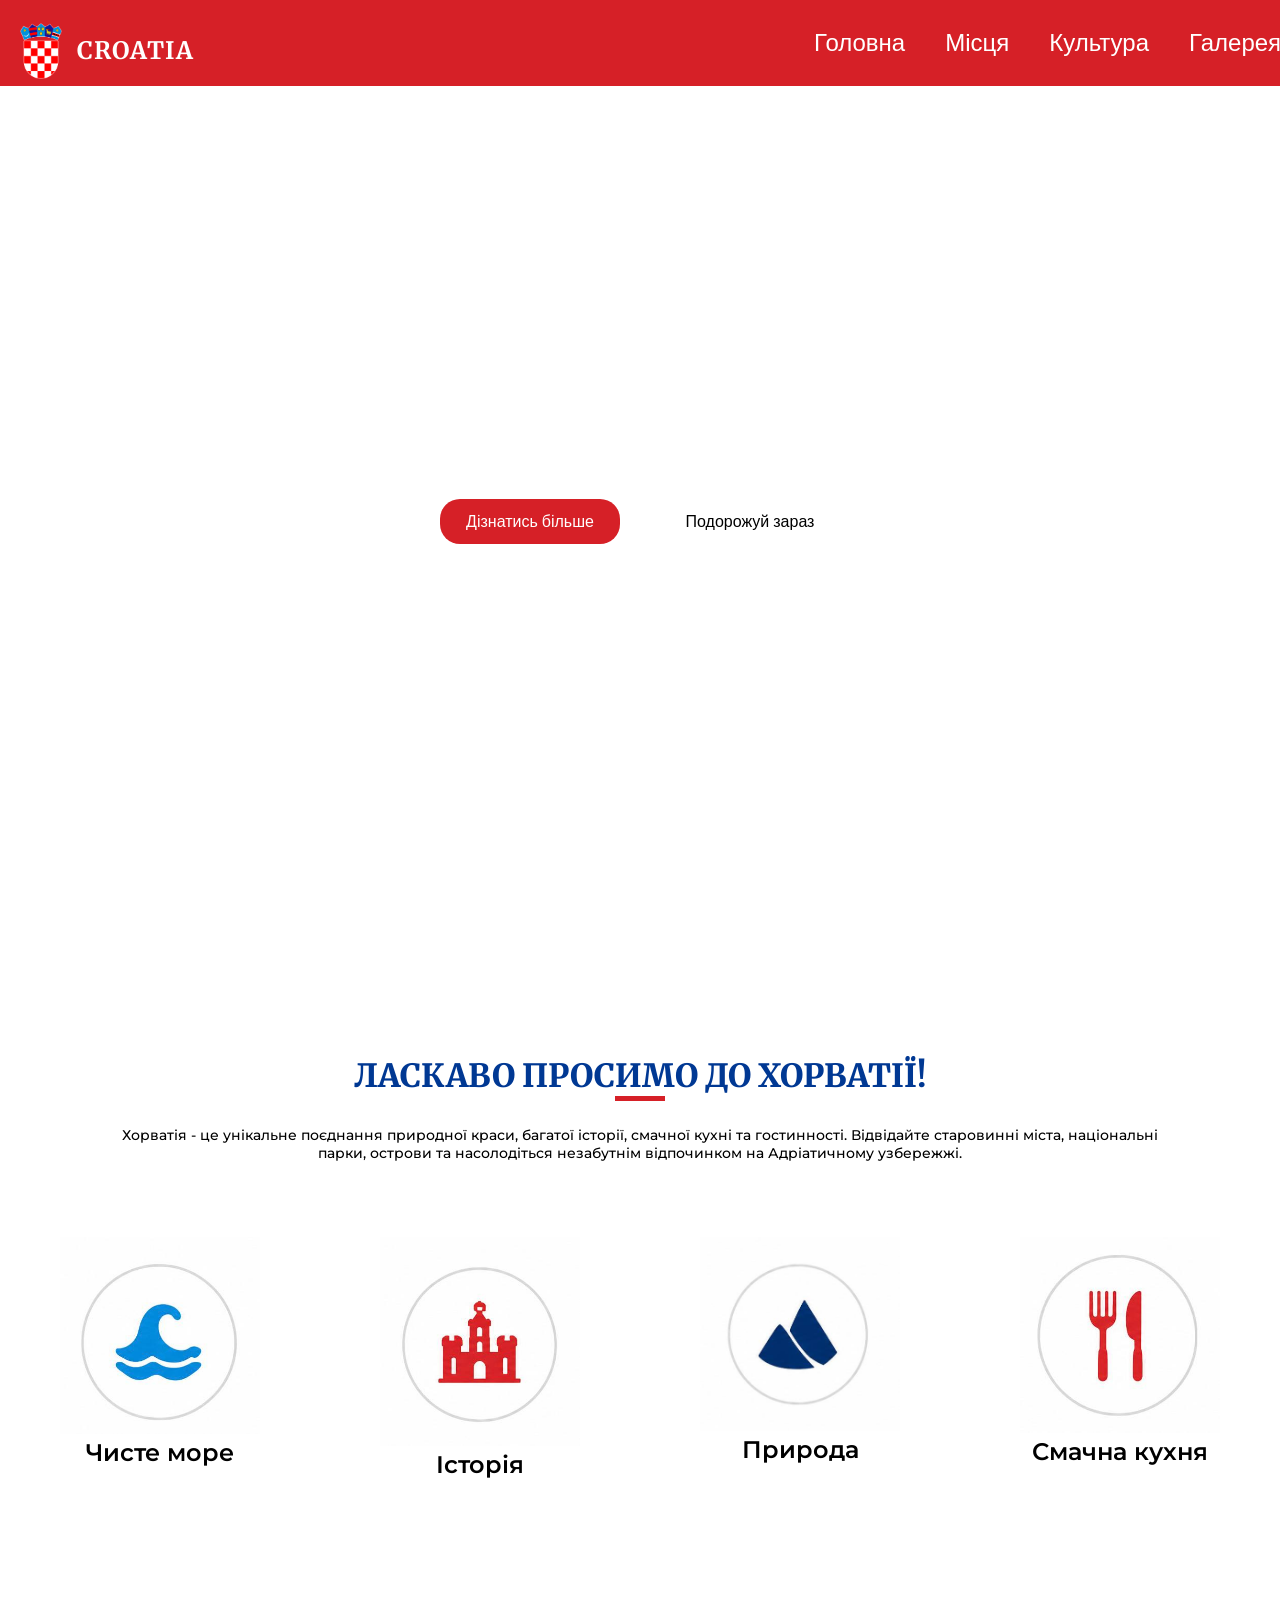
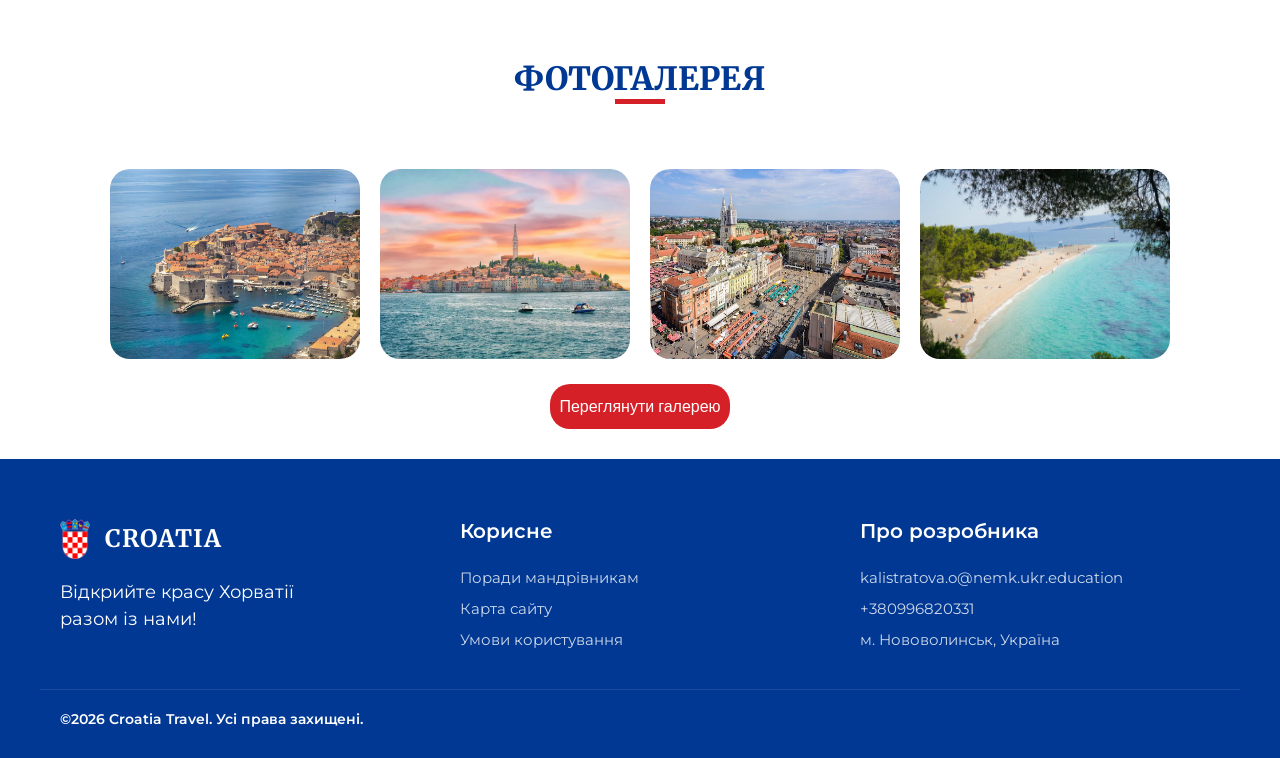
<file: Croatia site/index.html>
<!doctype html>
<html lang="uk">
  <head>
    <meta charset="UTF-8" />
    <meta name="viewport" content="width=device-width, initial-scale=1.0" />
    <title>Croatia</title>
    <link rel="stylesheet" href="styles.css" />

    <!--це шрифти!!!-->
    <link rel="preconnect" href="https://fonts.googleapis.com" />
    <link rel="preconnect" href="https://fonts.gstatic.com" crossorigin />
    <link
      href="https://fonts.googleapis.com/css2?family=Merriweather:wght@300;400;700&display=swap"
      rel="stylesheet"
    />
    <link rel="preconnect" href="https://fonts.googleapis.com" />
    <link rel="preconnect" href="https://fonts.gstatic.com" crossorigin />
    <link
      href="https://fonts.googleapis.com/css2?family=Poppins:wght@100;200;300;400;500;600;700;800;900&display=swap"
      rel="stylesheet"
    />
    <link rel="preconnect" href="https://fonts.googleapis.com" />
    <link rel="preconnect" href="https://fonts.gstatic.com" crossorigin />
    <link
      href="https://fonts.googleapis.com/css2?family=Montserrat:wght@100..900&display=swap"
      rel="stylesheet"
    />
  </head>
  <body>
    <header>
      <div class="logo-wrapper">
      <img class="logo" src="img/herb.jpg" />
      <h4 class="logo-text">CROATIA</h4>
      </div>

      <nav class="navbar">
        <ul>
          <li><a href="main.html">Головна</a></li>
          <li><a href="places.html">Місця</a></li>
          <li><a href="coulture.html">Культура</a></li>
          <li><a href="gallery.html">Галерея</a></li>
        </ul>
      </nav>
    </header>

    <main>
      <section class="f-main">
        <h1>ХОРВАТІЯ</h1>
        <h4>Перлина Адріатики</h4>
        <p class="main-p">
          Країна тисячі островів, кришталево чистого моря, давньої історії та
          неймовірної природи.
        </p>

        <div class="button">
          <a class="btn1" href="places.html">Дізнатись більше</a>
          <a class="btn2" href="gallery.html">Подорожуй зараз</a>
        </div>
      </section>

      <section class="s-main">
        <h2>ЛАСКАВО ПРОСИМО ДО ХОРВАТІЇ!</h2>
        <div class="align"></div>
        <p class="croatia-text">
          Хорватія - це унікальне поєднання природної краси, багатої історії,
          смачної кухні та гостинності. Відвідайте старовинні міста, національні
          парки, острови та насолодіться незабутнім відпочинком на Адріатичному
          узбережжі.
        </p>

        <div class="icon-container">
          <div class="icon-text">
            <img class="icon" src="img/icon.jpg" />
            <p class="icon-p">Чисте море</p>
          </div>

          <div class="icon-text">
            <img class="icon" src="img/icon2.jpg" />
            <p class="icon-p">Історія</p>
          </div>

          <div class="icon-text">
            <img class="icon" src="img/icon3.jpg" />
            <p class="icon-p">Природа</p>
          </div>

          <div class="icon-text">
            <img class="icon" src="img/icon4.jpg" />
            <p class="icon-p">Смачна кухня</p>
          </div>
        </div>
      </section>

      <section class="t-main">
        <h2>ФОТОГАЛЕРЕЯ</h2>
        <div class="align"></div>

        <div class="photo-container">
          <img class="galphoto" src="img/gallerymain.jpg" />
          <img class="galphoto" src="img/gallerymain2.jpg" />
          <img class="galphoto" src="img/gallerymain3.jpg" />
          <img class="galphoto" src="img/gallerymain4.jpg" />
        </div>

        <a class="btn3" href="gallery.html">Переглянути галерею</a>
      </section>
    </main>

    <footer class="site-footer">
    <div class="footer-container">
        
        <div class="footer-column">
            <div class="footer-logo">
                <img src="img/herb.jpg" alt="Croatia Logo">
                <h2 class="logo-text">CROATIA</h2>
            </div>
            <p class="footer-slogan">Відкрийте красу Хорватії разом із нами!</p>
        </div>

        <div class="footer-column">
            <h3 class="footer-heading">Корисне</h3>
            <ul class="footer-links">
                <li><a href="#">Поради мандрівникам</a></li>
                <li><a href="#">Карта сайту</a></li>
                <li><a href="#">Умови користування</a></li>
            </ul>
        </div>

        <div class="footer-column">
            <h3 class="footer-heading">Про розробника</h3>
            <ul class="footer-contacts">
                <li><a href="mailto:kalistratova.o@nemk.ukr.education">kalistratova.o@nemk.ukr.education</a></li>
                <li><a href="tel:+380996820331">+380996820331</a></li>
                <li>м. Нововолинськ, Україна</li>
            </ul>
        </div>

    </div>

    <div class="footer-bottom">
        <p>©2026 Croatia Travel. Усі права захищені.</p>
    </div>
</footer>
  </body>
</html>
</file>
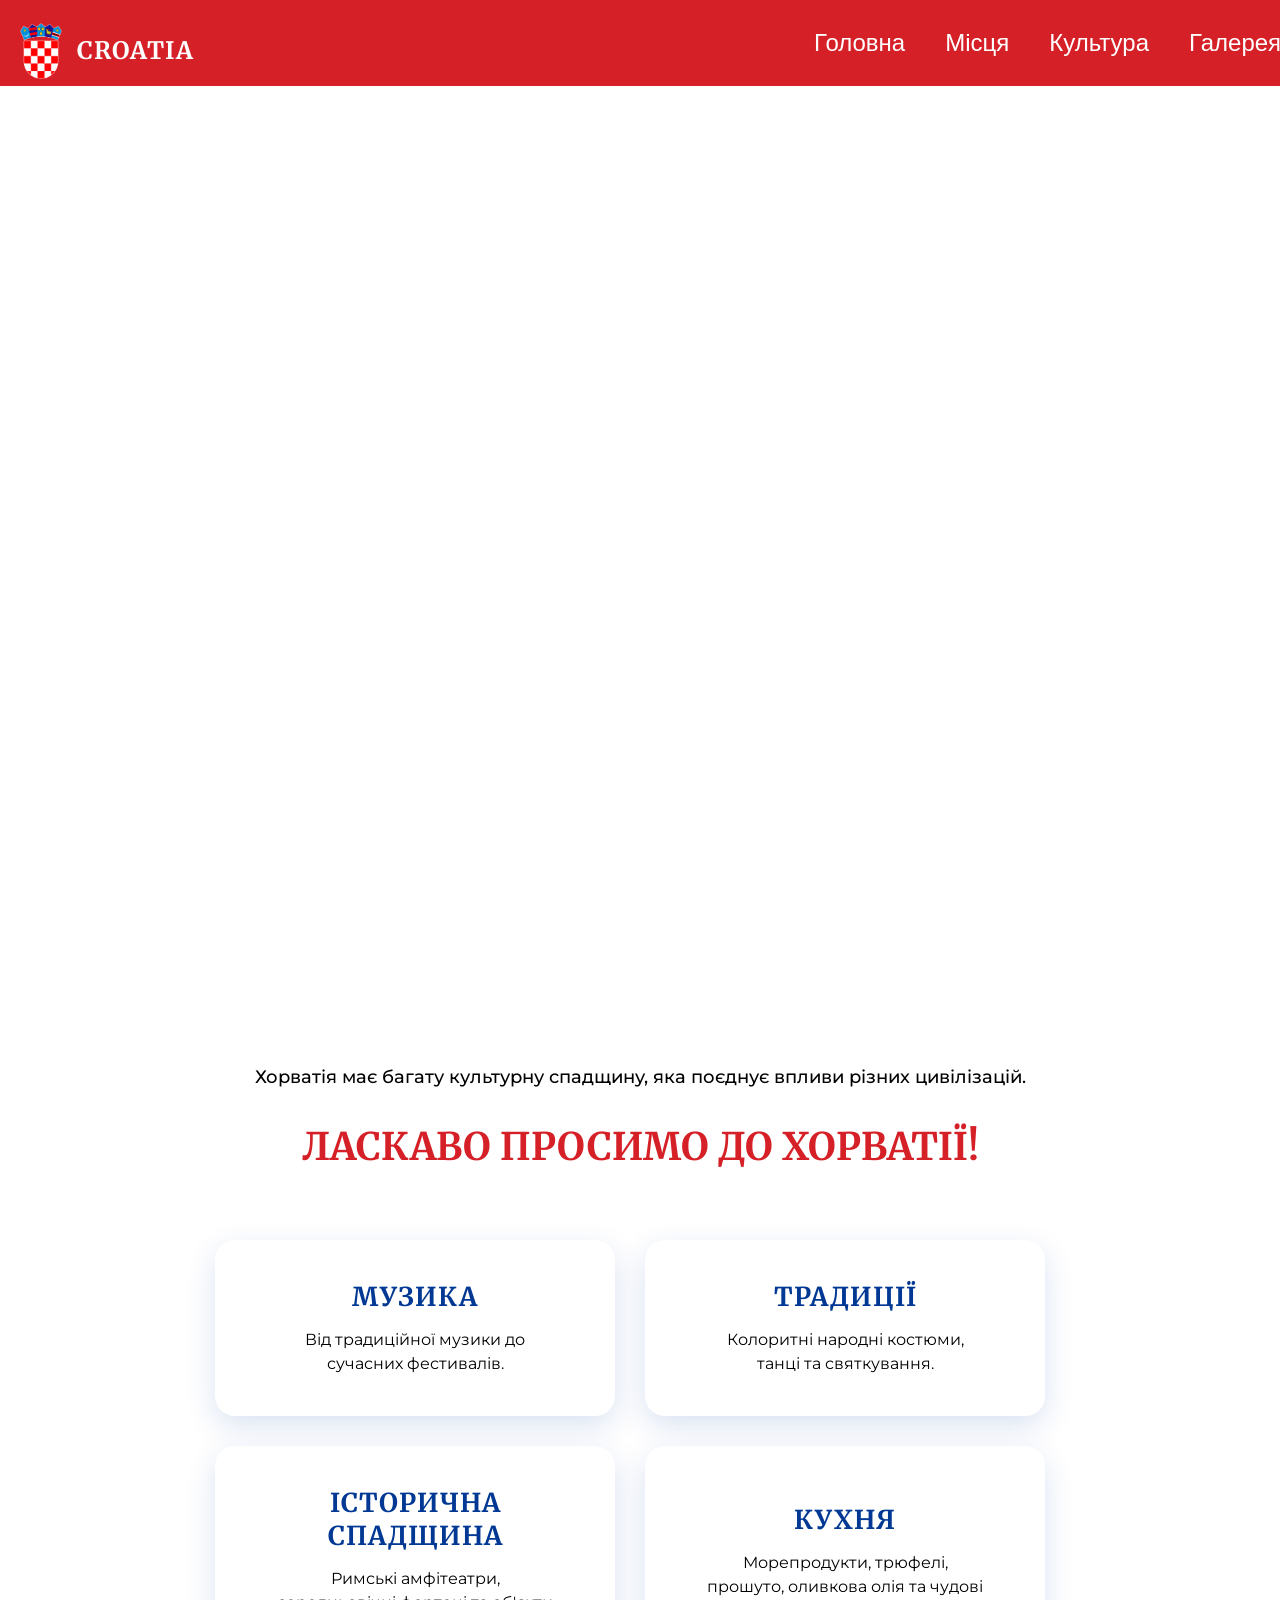
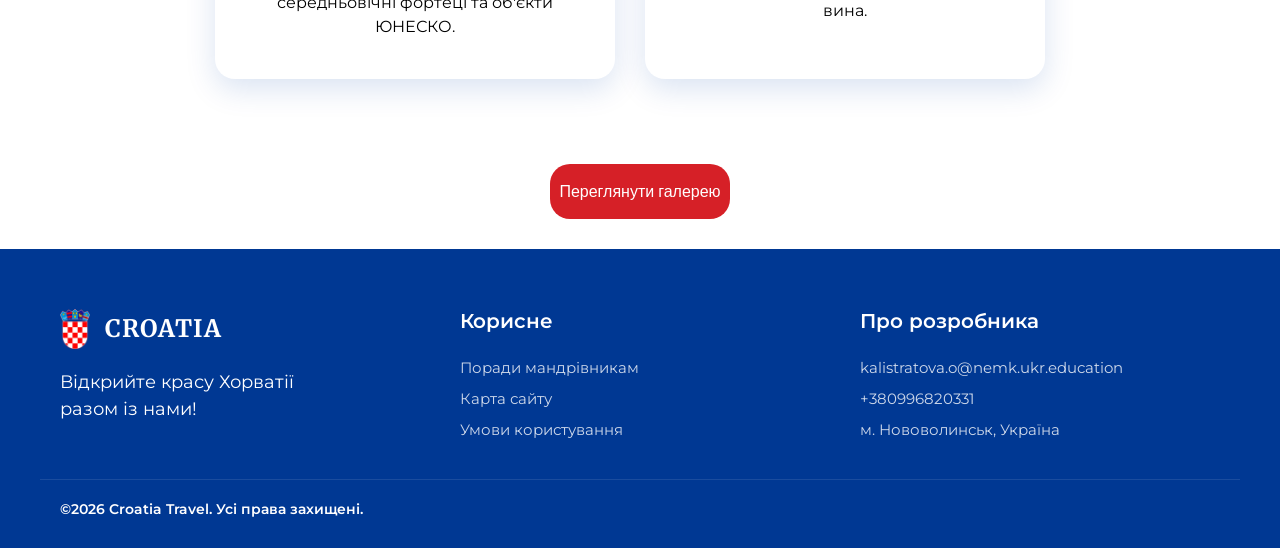
<file: Croatia site/coulture.html>
<!DOCTYPE html>
<html lang="uk">
<head>
    <meta charset="UTF-8">
    <meta name="viewport" content="width=device-width, initial-scale=1.0">
    <title>Croatia</title>
    <link rel="stylesheet" href="styles.css">

     <!--це шрифти!!!-->
    <link rel="preconnect" href="https://fonts.googleapis.com" />
    <link rel="preconnect" href="https://fonts.gstatic.com" crossorigin />
    <link
      href="https://fonts.googleapis.com/css2?family=Merriweather:wght@300;400;700&display=swap"
      rel="stylesheet"
    />
    <link rel="preconnect" href="https://fonts.googleapis.com" />
    <link rel="preconnect" href="https://fonts.gstatic.com" crossorigin />
    <link
      href="https://fonts.googleapis.com/css2?family=Poppins:wght@100;200;300;400;500;600;700;800;900&display=swap"
      rel="stylesheet"
    />
    <link rel="preconnect" href="https://fonts.googleapis.com" />
    <link rel="preconnect" href="https://fonts.gstatic.com" crossorigin />
    <link
      href="https://fonts.googleapis.com/css2?family=Montserrat:wght@100..900&display=swap"
      rel="stylesheet"/>
</head>
<body>
    <header>
      <div class="logo-wrapper">
      <img class="logo" src="img/herb.jpg" />
      <h4 class="logo-text">CROATIA</h4>
      </div>

      <nav class="navbar">
        <ul>
          <li><a href="main.html">Головна</a></li>
          <li><a href="places.html">Місця</a></li>
          <li><a href="coulture.html">Культура</a></li>
          <li><a href="gallery.html">Галерея</a></li>
        </ul>
      </nav>
    </header>

    <main>
        <section class="f-ssubmain">
            <h2 class="first">КУЛЬТУРА ХОРВАТІЇ</h2>
        </section>

        <section class="s-ssubmain">
            <p class="submain-p">Хорватія має багату культурну спадщину, яка 
поєднує впливи різних цивілізацій.</p>
        <h1 class="ssubmain-h">ЛАСКАВО ПРОСИМО ДО ХОРВАТІЇ!</h1>
        </section>

        <section class="culture-section">
    <div class="culture-grid">
        
        <div class="culture-card">
            <h3 class="culture-h">МУЗИКА</h3>
            <p class="culture-p">Від традиційної музики до сучасних фестивалів.</p>
        </div>

        <div class="culture-card">
            <h3 class="culture-h">ТРАДИЦІЇ</h3>
            <p class="culture-p">Колоритні народні костюми, танці та святкування.</p>
        </div>

        <div class="culture-card">
            <h3 class="culture-h">ІСТОРИЧНА СПАДЩИНА</h3>
            <p class="culture-p">Римські амфітеатри, середньовічні фортеці та об'єкти ЮНЕСКО.</p>
        </div>

        <div class="culture-card">
            <h3 class="culture-h">КУХНЯ</h3>
            <p class="culture-p">Морепродукти, трюфелі, прошуто, оливкова олія та чудові вина.</p>
        </div>

    </div>
</section>

        <a class="btn4" href="gallery.html">Переглянути галерею</a>
    </main>

      <footer class="site-footer">
    <div class="footer-container">
        
        <div class="footer-column">
            <div class="footer-logo">
                <img src="img/herb.jpg" alt="Croatia Logo">
                <h2 class="logo-text">CROATIA</h2>
            </div>
            <p class="footer-slogan">Відкрийте красу Хорватії разом із нами!</p>
        </div>

        <div class="footer-column">
            <h3 class="footer-heading">Корисне</h3>
            <ul class="footer-links">
                <li><a href="#">Поради мандрівникам</a></li>
                <li><a href="#">Карта сайту</a></li>
                <li><a href="#">Умови користування</a></li>
            </ul>
        </div>

        <div class="footer-column">
            <h3 class="footer-heading">Про розробника</h3>
            <ul class="footer-contacts">
                <li><a href="mailto:kalistratova.o@nemk.ukr.education">kalistratova.o@nemk.ukr.education</a></li>
                <li><a href="tel:+380996820331">+380996820331</a></li>
                <li>м. Нововолинськ, Україна</li>
            </ul>
        </div>

    </div>

    <div class="footer-bottom">
        <p>©2026 Croatia Travel. Усі права захищені.</p>
    </div>
</footer>
    
</body>
</html>
</file>
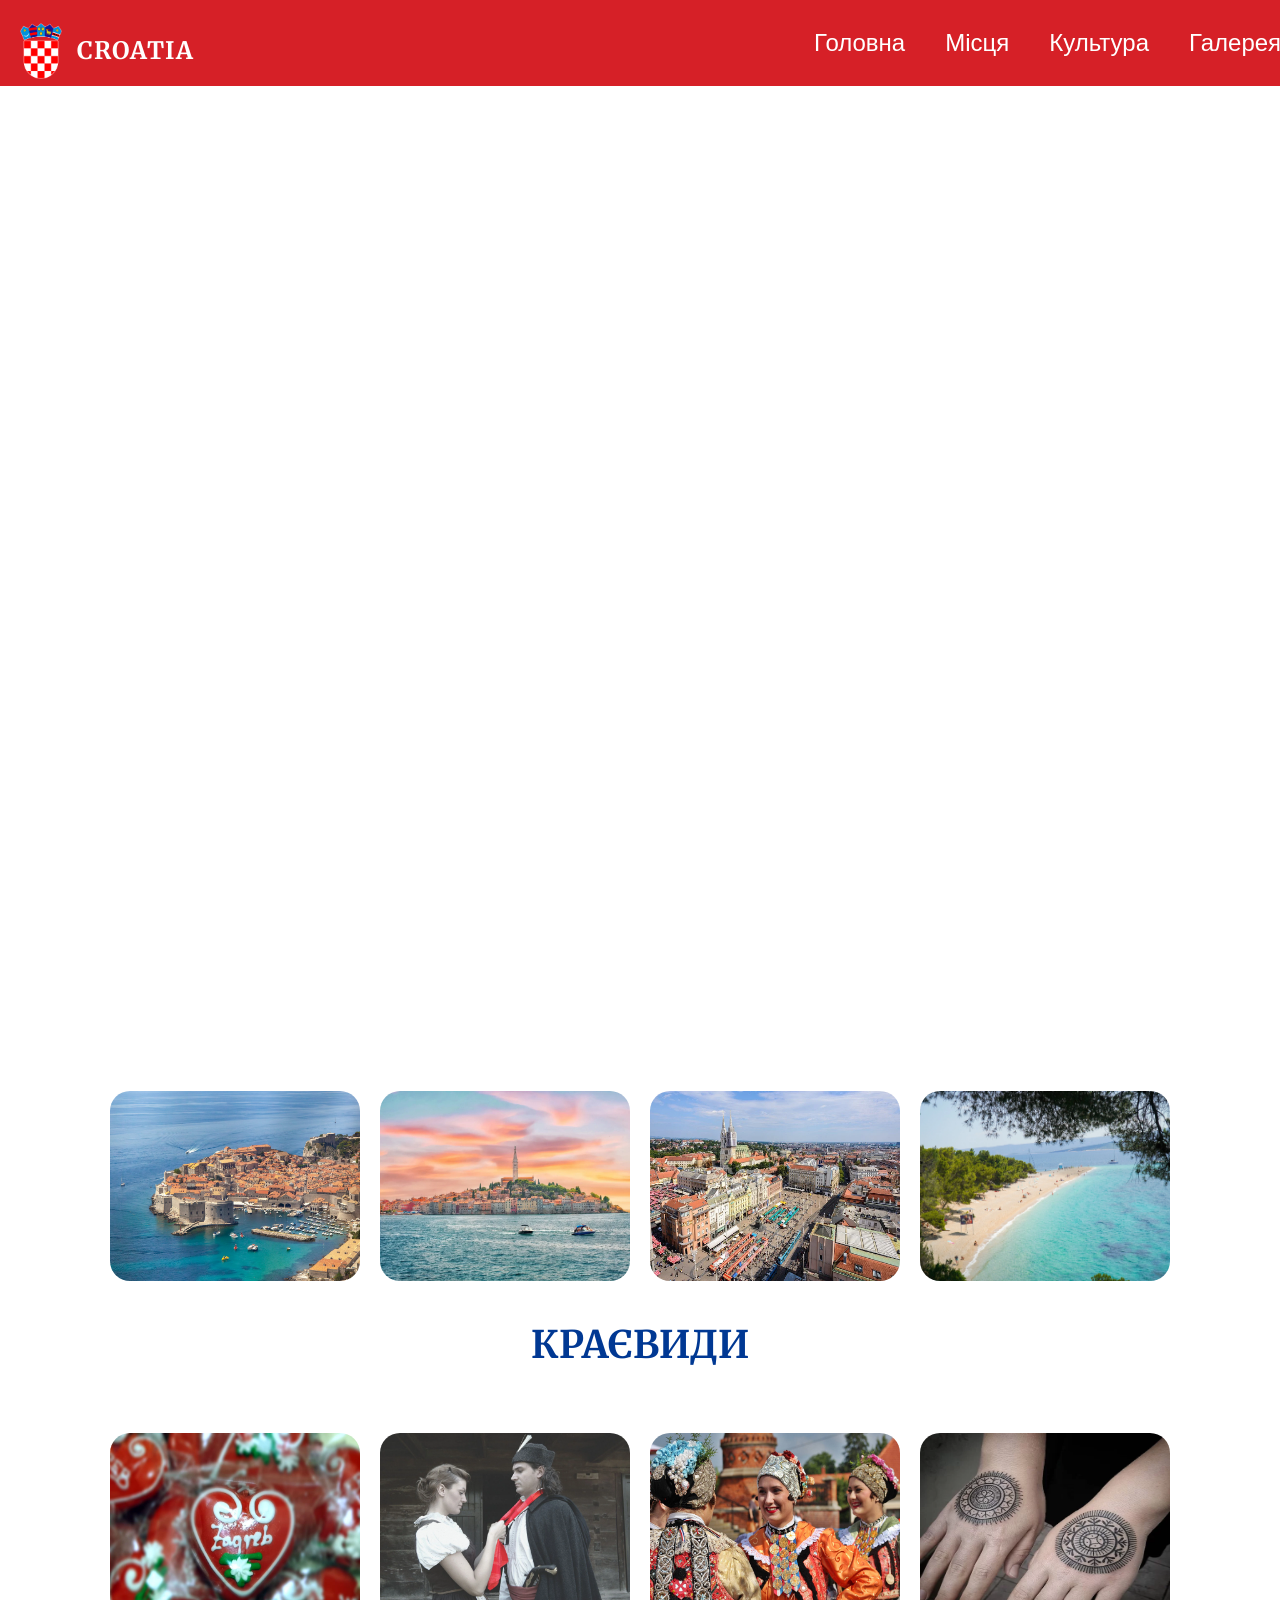
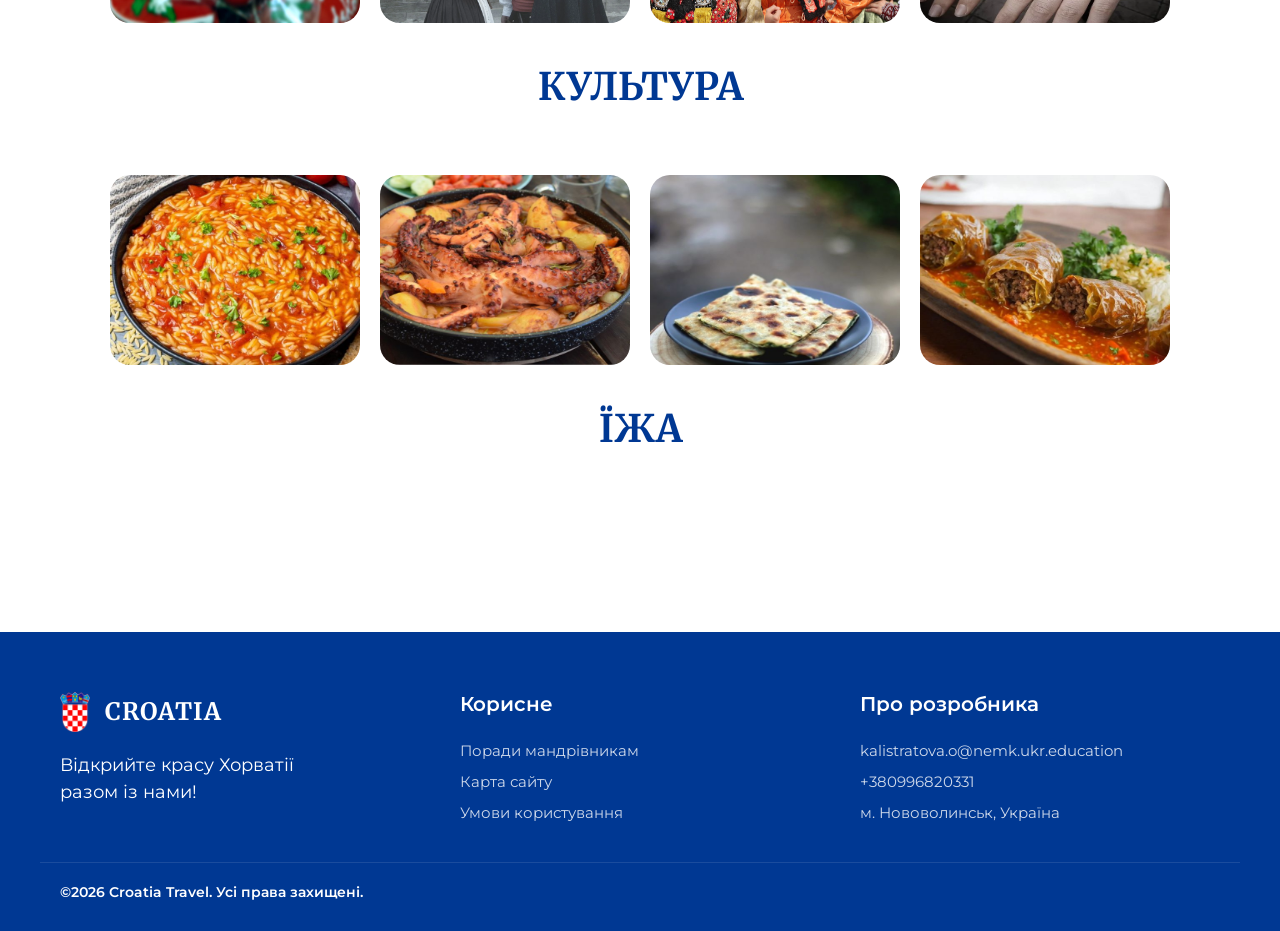
<file: Croatia site/gallery.html>
<!DOCTYPE html>
<html lang="uk">
<head>
    <meta charset="UTF-8">
    <meta name="viewport" content="width=device-width, initial-scale=1.0">
    <title>Croatia</title>
    <link rel="stylesheet" href="styles.css">

     <!--це шрифти!!!-->
    <link rel="preconnect" href="https://fonts.googleapis.com" />
    <link rel="preconnect" href="https://fonts.gstatic.com" crossorigin />
    <link
      href="https://fonts.googleapis.com/css2?family=Merriweather:wght@300;400;700&display=swap"
      rel="stylesheet"
    />
    <link rel="preconnect" href="https://fonts.googleapis.com" />
    <link rel="preconnect" href="https://fonts.gstatic.com" crossorigin />
    <link
      href="https://fonts.googleapis.com/css2?family=Poppins:wght@100;200;300;400;500;600;700;800;900&display=swap"
      rel="stylesheet"
    />
    <link rel="preconnect" href="https://fonts.googleapis.com" />
    <link rel="preconnect" href="https://fonts.gstatic.com" crossorigin />
    <link
      href="https://fonts.googleapis.com/css2?family=Montserrat:wght@100..900&display=swap"
      rel="stylesheet"/>
</head>
<body>
     <header>
      <div class="logo-wrapper">
      <img class="logo" src="img/herb.jpg" />
      <h4 class="logo-text">CROATIA</h4>
      </div>

      <nav class="navbar">
        <ul>
          <li><a href="main.html">Головна</a></li>
          <li><a href="places.html">Місця</a></li>
          <li><a href="coulture.html">Культура</a></li>
          <li><a href="gallery.html">Галерея</a></li>
        </ul>
      </nav>
    </header>

    <main>
        <section class="f-tsubmain">
            <h2 class="first">ФОТОГАЛЕРЕЯ</h2>
        </section>

        <section class="s-tsubmain">
            <div class="photo-container">
          <img class="galphoto" src="img/gallerymain.jpg" />
          <img class="galphoto" src="img/gallerymain2.jpg" />
          <img class="galphoto" src="img/gallerymain3.jpg" />
          <img class="galphoto" src="img/gallerymain4.jpg" />
        </div>
        <h3 class="gallery-text">КРАЄВИДИ</h3>

        <div class="photo-container">
          <img class="galphoto" src="img/gallerycoulture.jpg" />
          <img class="galphoto" src="img/gallerycoulture2.jpg" />
          <img class="galphoto" src="img/gallerycoulture3.jpg" />
          <img class="galphoto" src="img/gallerycoulture4.jpg" />
        </div>
        <h3 class="gallery-text">КУЛЬТУРА</h3>

        <div class="photo-container">
          <img class="galphoto" src="img/galleryfood.jpg" />
          <img class="galphoto" src="img/galleryfood2.jpg" />
          <img class="galphoto" src="img/galleryfood3.jpg" />
          <img class="galphoto" src="img/galleryfood4.jpg" />
        </div>
        <h3 class="gallery-text">ЇЖА</h3>
        </section>
    </main>

      <footer class="site-footer">
    <div class="footer-container">
        
        <div class="footer-column">
            <div class="footer-logo">
                <img src="img/herb.jpg" alt="Croatia Logo">
                <h2 class="logo-text">CROATIA</h2>
            </div>
            <p class="footer-slogan">Відкрийте красу Хорватії разом із нами!</p>
        </div>

        <div class="footer-column">
            <h3 class="footer-heading">Корисне</h3>
            <ul class="footer-links">
                <li><a href="#">Поради мандрівникам</a></li>
                <li><a href="#">Карта сайту</a></li>
                <li><a href="#">Умови користування</a></li>
            </ul>
        </div>

        <div class="footer-column">
            <h3 class="footer-heading">Про розробника</h3>
            <ul class="footer-contacts">
                <li><a href="mailto:kalistratova.o@nemk.ukr.education">kalistratova.o@nemk.ukr.education</a></li>
                <li><a href="tel:+380996820331">+380996820331</a></li>
                <li>м. Нововолинськ, Україна</li>
            </ul>
        </div>

    </div>

    <div class="footer-bottom">
        <p>©2026 Croatia Travel. Усі права захищені.</p>
    </div>
</footer>
</body>
</html>
</file>
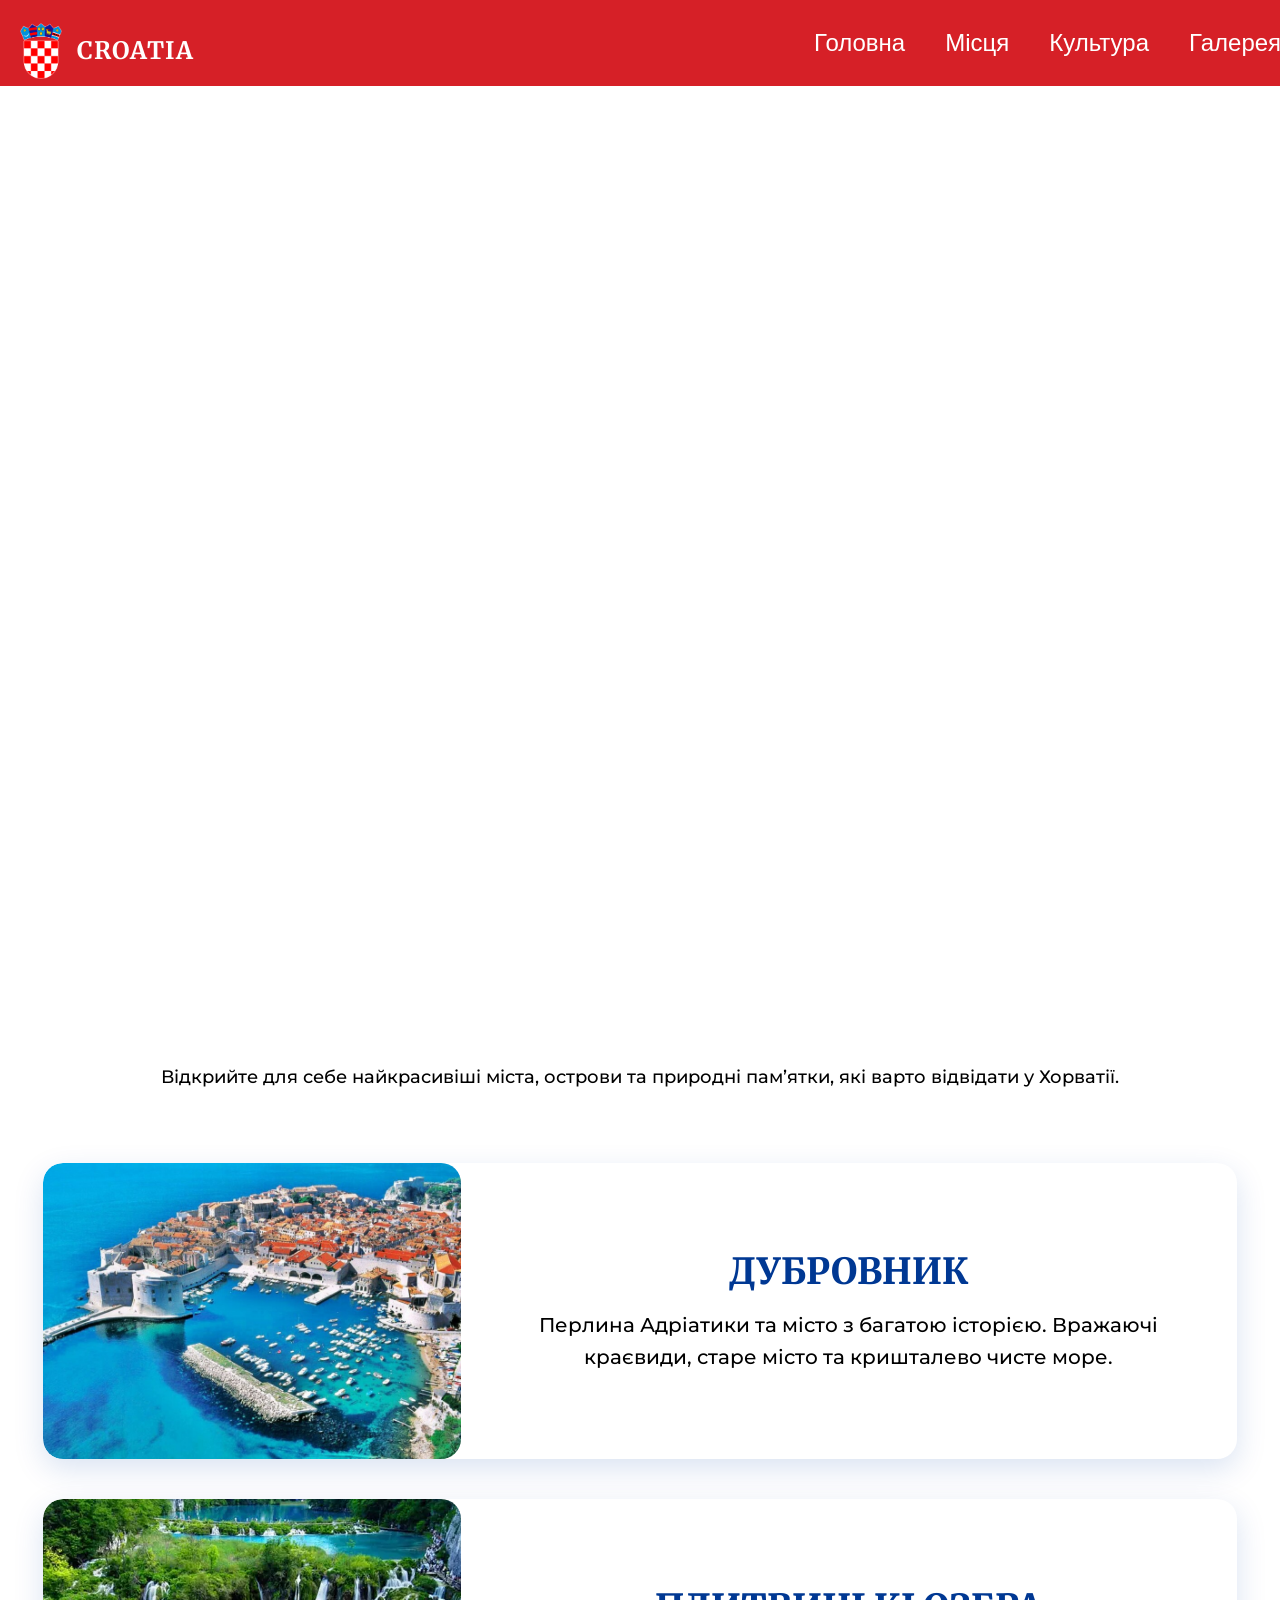
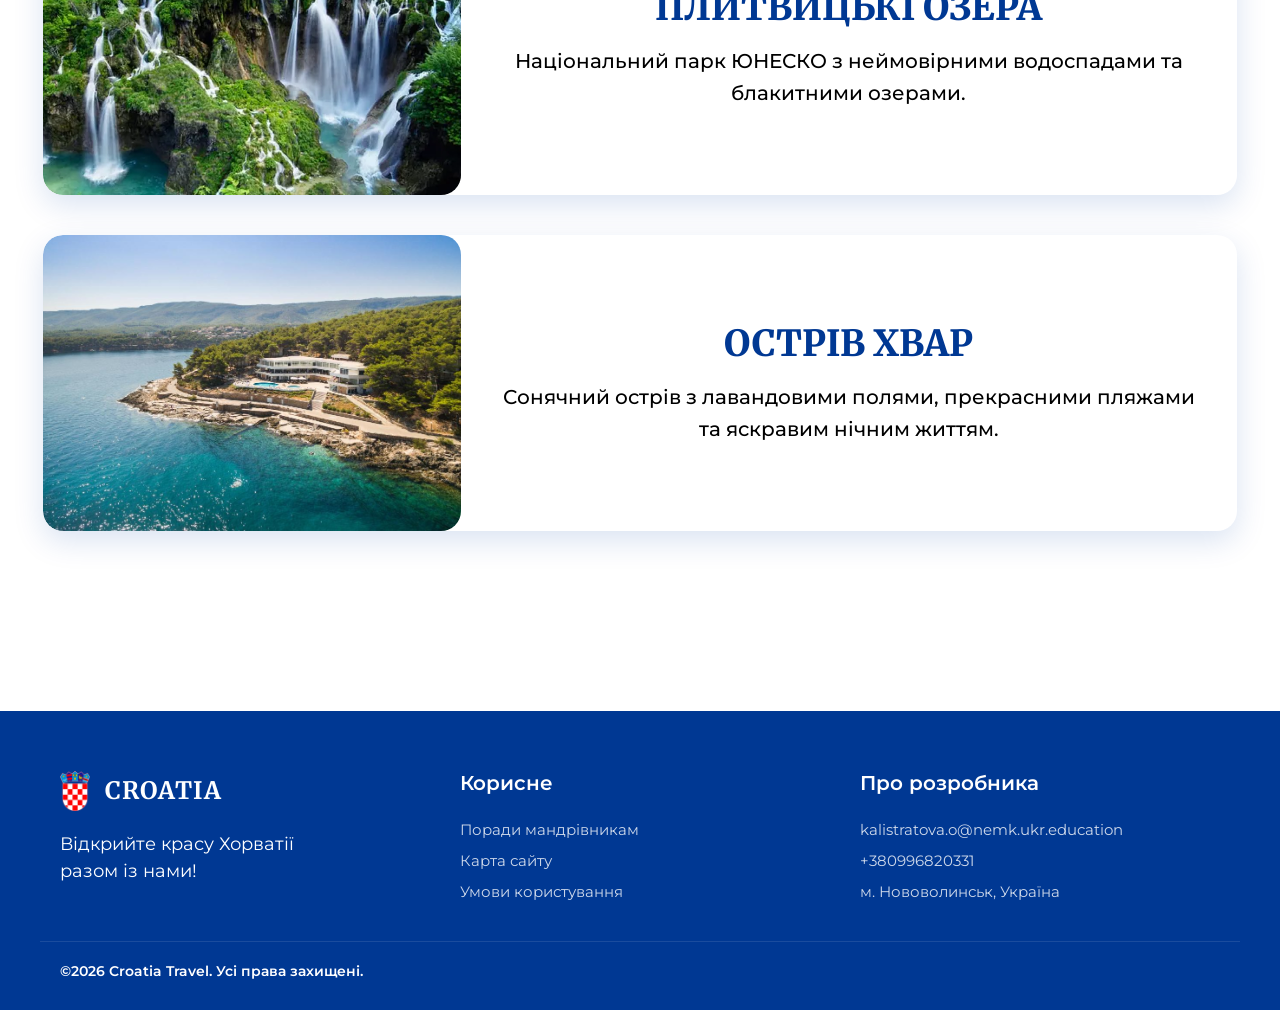
<file: Croatia site/places.html>
<!DOCTYPE html>
<html lang="uk">
<head>
    <meta charset="UTF-8">
    <meta name="viewport" content="width=device-width, initial-scale=1.0">
    <title>Croatia</title>
    <link rel="stylesheet" href="styles.css">

     <!--це шрифти!!!-->
    <link rel="preconnect" href="https://fonts.googleapis.com" />
    <link rel="preconnect" href="https://fonts.gstatic.com" crossorigin />
    <link
      href="https://fonts.googleapis.com/css2?family=Merriweather:wght@300;400;700&display=swap"
      rel="stylesheet"
    />
    <link rel="preconnect" href="https://fonts.googleapis.com" />
    <link rel="preconnect" href="https://fonts.gstatic.com" crossorigin />
    <link
      href="https://fonts.googleapis.com/css2?family=Poppins:wght@100;200;300;400;500;600;700;800;900&display=swap"
      rel="stylesheet"
    />
    <link rel="preconnect" href="https://fonts.googleapis.com" />
    <link rel="preconnect" href="https://fonts.gstatic.com" crossorigin />
    <link
      href="https://fonts.googleapis.com/css2?family=Montserrat:wght@100..900&display=swap"
      rel="stylesheet"/>
</head>
<body>
    <header>
      <div class="logo-wrapper">
      <img class="logo" src="img/herb.jpg" />
      <h4 class="logo-text">CROATIA</h4>
      </div>

      <nav class="navbar">
        <ul>
          <li><a href="main.html">Головна</a></li>
          <li><a href="places.html">Місця</a></li>
          <li><a href="coulture.html">Культура</a></li>
          <li><a href="gallery.html">Галерея</a></li>
        </ul>
      </nav>
    </header>

    <main>
        <section class="f-submain">
           <h2 class="first">НАЙКРАЩІ МІСЦЯ ХОРВАТІЇ</h2>
        </section>

        <section class="s-submain">
          <p class="submain-p">Відкрийте для себе найкрасивіші міста, острови та природні пам’ятки,
які варто відвідати у Хорватії.</p>

        <div class="places-container">
          <div class="place">
            <img class="place-photo" src="img/place.jpg">

            <div class="place-content">
            <h3 class="place-h">ДУБРОВНИК</h3>
            <p class="place-p">Перлина Адріатики та місто з багатою історією.
Вражаючі краєвиди, старе місто та кришталево
чисте море.</p>
          </div>
          </div>

          <div class="place">
            <img class="place-photo" src="img/place2.jpg">

            <div class="place-content">
            <h3 class="place-h">ПЛИТВИЦЬКІ ОЗЕРА</h3>
            <p class="place-p">Національний парк ЮНЕСКО з неймовірними
водоспадами та блакитними озерами.</p>
          </div>
          </div>

          <div class="place">
            <img class="place-photo" src="img/place3.jpg">

            <div class="place-content">
            <h3 class="place-h">ОСТРІВ ХВАР</h3>
            <p class="place-p">Сонячний острів з лавандовими полями,
прекрасними пляжами та яскравим
нічним життям.</p>
           </div>
          </div>
        </div>
        </section>
    </main>

    <footer class="site-footer">
    <div class="footer-container">
        
        <div class="footer-column">
            <div class="footer-logo">
                <img src="img/herb.jpg" alt="Croatia Logo">
                <h2 class="logo-text">CROATIA</h2>
            </div>
            <p class="footer-slogan">Відкрийте красу Хорватії разом із нами!</p>
        </div>

        <div class="footer-column">
            <h3 class="footer-heading">Корисне</h3>
            <ul class="footer-links">
                <li><a href="#">Поради мандрівникам</a></li>
                <li><a href="#">Карта сайту</a></li>
                <li><a href="#">Умови користування</a></li>
            </ul>
        </div>

        <div class="footer-column">
            <h3 class="footer-heading">Про розробника</h3>
            <ul class="footer-contacts">
                <li><a href="mailto:kalistratova.o@nemk.ukr.education">kalistratova.o@nemk.ukr.education</a></li>
                <li><a href="tel:+380996820331">+380996820331</a></li>
                <li>м. Нововолинськ, Україна</li>
            </ul>
        </div>

    </div>

    <div class="footer-bottom">
        <p>©2026 Croatia Travel. Усі права захищені.</p>
    </div>
</footer>
</body>
</html>
</file>
<file: Croatia site/styles.css>
* {
    margin: 0;
    padding: 0;
    box-sizing: border-box;
    scroll-behavior: smooth;
}

body {
    background-color: #ffffff;
}

header {
    background-color: #d62027;
    height: 86px;
    display: flex;
    position: sticky;
    top: 0;
    left: 0;
    width: 100%;
    z-index: 1000;
}

.logo-wrapper {
    display: flex;         
    align-items: center;   
    gap: 15px;             
    margin-top: 15px;
    margin-left: 20px;
}

.logo {
    width: 42px;
    height: 56px;
    display: block;
}

.logo-text {
    color: #ffffff;
    font-size: 40px;
    font-family: 'Merriweather', serif;
    margin: 0;
    line-height: 1;
}

.navbar ul {
    list-style: none;
    display: flex;
    margin: 10px;
    margin-left: 600px;
    padding: 0;
    background-color: #d62027;
}

.navbar a {
    font-size: 24px;
    font-family: 'Poppins', sans-serif;
    font-weight: 500px;
    color: #ffffff;
    padding: 15px 20px;
    display: block;
    text-decoration: none;
    transition: color 0.2s ease;
}

.navbar a:hover {
    background-color: #ffffff;
    color: #d62027;
    border-radius: 20px;
}

.f-main {
    background-size: cover;
    background-position: center;
    background-repeat: no-repeat;
    background-image: linear-gradient(rgba(0,0,0,0.3))  ,url(img/mainimg.jpg);
    width: 100%;
    height: 940px;
    display: flex;
    flex-direction: column;
    gap: 10px;
}

h1 {
    color: #ffffff;
    font-family: 'Merriweather', serif;
    font-size: 64px;
    font-weight: 700;
    text-align: center;
    justify-content: center;
    margin-top: 244px;
}

h4 {
    color: #ffffff;
    font-family: 'Montserrat', sans-serif;
    font-weight: 400;
    font-size: 30px;
    text-align: center;
}

.main-p {
    color: #ffffff;
    font-family: 'Montserrat', sans-serif;
    font-weight: 400;
    font-size: 18px;
    text-align: center;
}

.button {
    display: flex;
    margin: 0 auto;
    gap: 40px;
}

.btn1,
.btn2,
.btn3{
    display: flex;
    border-radius: 20px;
    width: 180px;
    height: 45px;
    justify-content: center;
    text-align: center;
    align-items: center;
    text-decoration: none;
    font-family: 'Poppins', sans-serif;
    transition: color 0.2s ease;
}

.btn1 {
    color: #ffffff;
    background-color: #d62027;
}

.btn1:hover {
    background-color: #ffffff;
    color: #d62027;
}

.btn2 {
    color: black;
    background-color: #ffffff;
}

.btn2:hover {
    background-color: #d62027;
    color: #ffffff;
}

.s-main {
    background-color: #ffffff;
    display: flex;
    flex-direction: column;
    padding-bottom: 150px;
}

h2 {
    color: #003893;
    font-family: 'Merriweather', serif;
    font-size: 32px;
    font-weight: 800;
    margin-top: 30px;
    text-align: center;
}

.align {
    margin: 0 auto;
    width: 50px;
    height: 5px;
    background-color: #d62027;
}

.croatia-text {
    color: black;
    font-family: 'Montserrat', sans-serif;
    font-size: 14px;
    font-weight: 500;
    text-align: center;
    margin: 0 100px;
    margin-top: 25px;
}

.icon-container {
    display: flex;
    text-align: center;
    margin-top: 75px;

}

.icon-text {
    margin: 0 auto;

}

.icon {
    width: 200px;

}

.icon-p {
    color: black;
    font-family: 'Montserrat', sans-serif;
    font-size: 24px;
    font-weight: 600;
}

.photo-container {
    display: flex;
    gap: 20px;
    margin-top: 65px;
    align-items: center;
    justify-content: center;
}


.galphoto {
    width: 250px;
    height: 190px;
    border-radius: 20px;
}

.btn3,
.btn4 {
    display: flex;
    color: #ffffff;
    background-color: #d62027;
    margin: 0 auto;
    margin-top: 25px;
    transition: color 0.2s ease;
}

.btn3:hover {
    background-color: #003893;
    color: #ffffff;
}

.btn4:hover {
    background-color: #003893;
    color: #ffffff;
}

.site-footer {
    background-color: #003893;
    color: #ffffff;
    font-family: 'Montserrat', sans-serif;
    margin-top: 30px;
    padding: 60px 0 30px 0;
}

.footer-container {
    max-width: 1200px;
    margin: 0 auto;
    padding: 0 20px;
    display: flex;
    justify-content: space-between;
    align-items: flex-start;
    gap: 40px; 
}


.footer-column {
    flex: 1; 
}

.footer-logo {
    display: flex;
    align-items: center;
    gap: 15px;
    margin-bottom: 20px;
}

.footer-logo img {
    height: 40px; 
    width: auto;
}

.logo-text {
    font-size: 24px;
    font-weight: 700;
    letter-spacing: 1px;
    margin: 0;
}

.footer-slogan {
    font-size: 18px;
    line-height: 1.5;
    max-width: 280px; 
    margin: 0;
}


.footer-heading {
    font-size: 20px;
    font-weight: 600;
    margin: 0 0 25px 0;
}


.footer-links, .footer-contacts {
    list-style: none;
    padding: 0;
    margin: 0;
    display: flex;
    flex-direction: column;
    gap: 12px; 
}


.footer-links a, .footer-contacts a {
    color: rgba(255, 255, 255, 0.8); 
    text-decoration: none;
    font-size: 15px;
    transition: color 0.2s ease;
}


.footer-links a:hover, .footer-contacts a:hover {
    color: #ffffff; 
}


.footer-contacts li {
    color: rgba(255, 255, 255, 0.8);
    font-size: 15px;
}


.footer-bottom {
    max-width: 1200px;
    margin: 40px auto 0 auto;
    padding: 20px 20px 0 20px;
    border-top: 1px solid rgba(255, 255, 255, 0.1);
}

.footer-bottom p {
    font-size: 14px;
    font-weight: 600;
    margin: 0;
    color: #ffffff;
}

.f-submain {
    background-image: linear-gradient(rgba(0,0,0,0.3))  ,url(img/submainimg.jpg);
    background-size: cover;
    background-position: center;
    background-repeat: no-repeat;
    width: 100%;
    height: 940px;
    display: flex;
    flex-direction: column;
    gap: 10px;
}

.first {
    color: #ffffff;
    margin-top: 360px;
    justify-content: center;
    text-align: center;
    font-family: 'Merriweather', serif;
    font-weight: 700;
    font-size: 54px;
    letter-spacing: 5;
}

.s-submain {
    background-color: #ffffff;
    display: flex;
    flex-direction: column;
    padding-bottom: 150px;
}

.submain-p {
    color: black;
    font-family: 'Montserrat', sans-serif;
    font-size: 18px;
    font-weight: 500;
    text-align: center;
    margin: 0 100px;
    margin-top: 40px;
}

.places-container {
    display: flex;
    align-items: center;
    margin-top: 75px;
    flex-direction: column;
    gap: 40px;
}

.place {
    display: flex; 
    align-items: center; 
    background-color: #ffffff;
    width: 100%;
    max-width: 1194px; 
    height: 296px;
    border-radius: 20px;  
    box-shadow: 0 10px 30px rgba(0, 69, 165, 0.15); 
    overflow: hidden;
}

.place:hover {
    box-shadow: 0 40px 80px rgba(0, 69, 165, 0.15); 
}

.place-photo {
    width: 35%;           
    height: 296px;        
    object-fit: cover;   
    border-radius: 20px; 
}

.place-content {
    width: 65%; 
    padding: 30px 40px;   
    display: flex;
    flex-direction: column;
    gap: 15px;           
    text-align: center;  
}

.place-h {
    color: #003893;
    font-size: 36px;
    font-weight: 800;
    margin: 0;
    font-family: 'Merriweather', serif;
}

.place-p {
    color: black;      
    font-size: 20px;
    line-height: 1.6;  
    margin: 0;
    font-family: 'Montserrat', sans-serif;
    font-weight: 500;
}

.f-ssubmain {
    background-image: linear-gradient(rgba(0,0,0,0.3))  ,url(img/submainimg2.jpg);
    background-size: cover;
    background-position: center;
    background-repeat: no-repeat;
    width: 100%;
    height: 940px;
    display: flex;
    flex-direction: column;
    gap: 10px;
}

.s-ssubmain {
    background-color: #ffffff;
    display: flex;
    flex-direction: column;
    padding-bottom: 150px;
}

.ssubmain-h {
    color: #d62027;
    font-family: 'Merriweather', serif;
    font-size: 38px;
    font-weight: 700;
    text-align: center;
    margin-top: 35px;
}

.culture-section {
    padding: 60px 20px;
    display: flex;
    justify-content: center;
    margin-top: -140px;
}

.culture-grid {
    display: grid;
    grid-template-columns: repeat(2, minmax(250px, 400px)); 
    gap: 30px;
    width: 100%;
    max-width: 850px;
}

.culture-card {
    background-color: #ffffff;
    border-radius: 20px; 
    padding: 40px 30px; 
    box-shadow: 0 10px 30px rgba(0, 69, 165, 0.15);
    display: flex;
    flex-direction: column;
    justify-content: center;
    align-items: center;
    gap: 15px;
    text-align: center;
}

.culture-card:hover {
     box-shadow: 0 60px 60px rgba(0, 69, 165, 0.15);
}

.culture-h {
    font-family: 'Merriweather', serif;
    color: #003893;
    font-size: 26px;
    font-weight: 700;
    letter-spacing: 1px;
    margin: 0;
}


.culture-p {
    font-family: 'Montserrat', sans-serif;
    color: black;
    font-size: 16px;
    line-height: 1.5;
    margin: 0;
    max-width: 280px;
}

.f-tsubmain {
    background-image: linear-gradient(rgba(0,0,0,0.3))  ,url(img/submainimg3.jpg);
    background-size: cover;
    background-position: center;
    background-repeat: no-repeat;
    width: 100%;
    height: 940px;
    display: flex;
    flex-direction: column;
    gap: 10px;
}

.s-tsubmain {
    background-color: #ffffff;
    display: flex;
    flex-direction: column;
    padding-bottom: 150px;
}

.gallery-text {
    color: #003893;
    margin-top: 40px;
    justify-content: center;
    text-align: center;
    font-family: 'Merriweather', serif;
    font-weight: 700;
    font-size: 38px;
    letter-spacing: 5;
}

.btn4 {
    display: flex;
    border-radius: 20px;
    width: 180px;
    height: 55px;
    justify-content: center;
    text-align: center;
    align-items: center;
    text-decoration: none;
    font-family: 'Poppins', sans-serif;
}

.galphoto:hover {
     box-shadow: 0 20px 60px rgba(0, 69, 165, 0.15);
}


@media (max-width: 768px) {
    
    html, body {
        max-width: 100%;
        overflow-x: hidden;
    }


    header {
        height: auto;
        flex-direction: column;
        align-items: center;
        padding: 15px 10px;
    }

    .logo-wrapper {
        margin: 0 0 15px 0;
    }

    .logo-text {
        font-size: 30px;
    }

    .navbar ul {
        margin: 0;
        margin-left: 0; 
        flex-wrap: wrap;
        justify-content: center;
        gap: 5px;
    }

    .navbar a {
        font-size: 18px;
        padding: 10px 15px;
    }

    .f-main, .f-submain, .f-ssubmain, .f-tsubmain {
        height: auto; 
        min-height: 80vh;
        padding: 40px 20px;
        justify-content: center;
    }

    h1 {
        font-size: 38px;
        margin-top: 40px;
    }

    .first {
        font-size: 36px;
        margin-top: 60px;
    }

    h4 {
        font-size: 22px;
    }

    .button {
        flex-direction: column;
        align-items: center;
        gap: 15px;
    }

    .croatia-text, .submain-p {
        margin: 25px 20px 0 20px;
        font-size: 15px;
    }

    .icon-container {
        flex-direction: column;
        gap: 40px;
        margin-top: 40px;
    }

    .icon {
        width: 140px;
    }

    .photo-container {
        flex-wrap: wrap; 
        gap: 15px;
        padding: 0 20px;
    }

    .galphoto {
        width: calc(50% - 10px); 
        height: auto;
        aspect-ratio: 4 / 3;
    }


    .places-container {
        padding: 0 20px;
    }

    .place {
        flex-direction: column; 
        height: auto; 
    }

    .place-photo {
        width: 100%;
        height: 220px;
    }

    .place-content {
        width: 100%;
        padding: 20px;
    }

    .place-h {
        font-size: 26px;
    }

    .place-p {
        font-size: 16px;
    }


    .culture-section {
        margin-top: 40px;
        padding: 20px;
    }

    .culture-grid {
        grid-template-columns: 1fr; 
        gap: 20px;
    }

    .footer-container {
        flex-direction: column;
        text-align: center;
        align-items: center;
        gap: 30px;
    }

    .footer-logo {
        justify-content: center;
    }

    .footer-slogan {
        max-width: 100%;
    }

    .footer-links, .footer-contacts {
        align-items: center; 
    }
}

@media (max-width: 480px) {
    .galphoto {
        width: 100%; /* на маленьких телефонах фото стають по 1 в ряд на весь екран */
    }
    
    h1 {
        font-size: 32px;
    }
}
</file>
